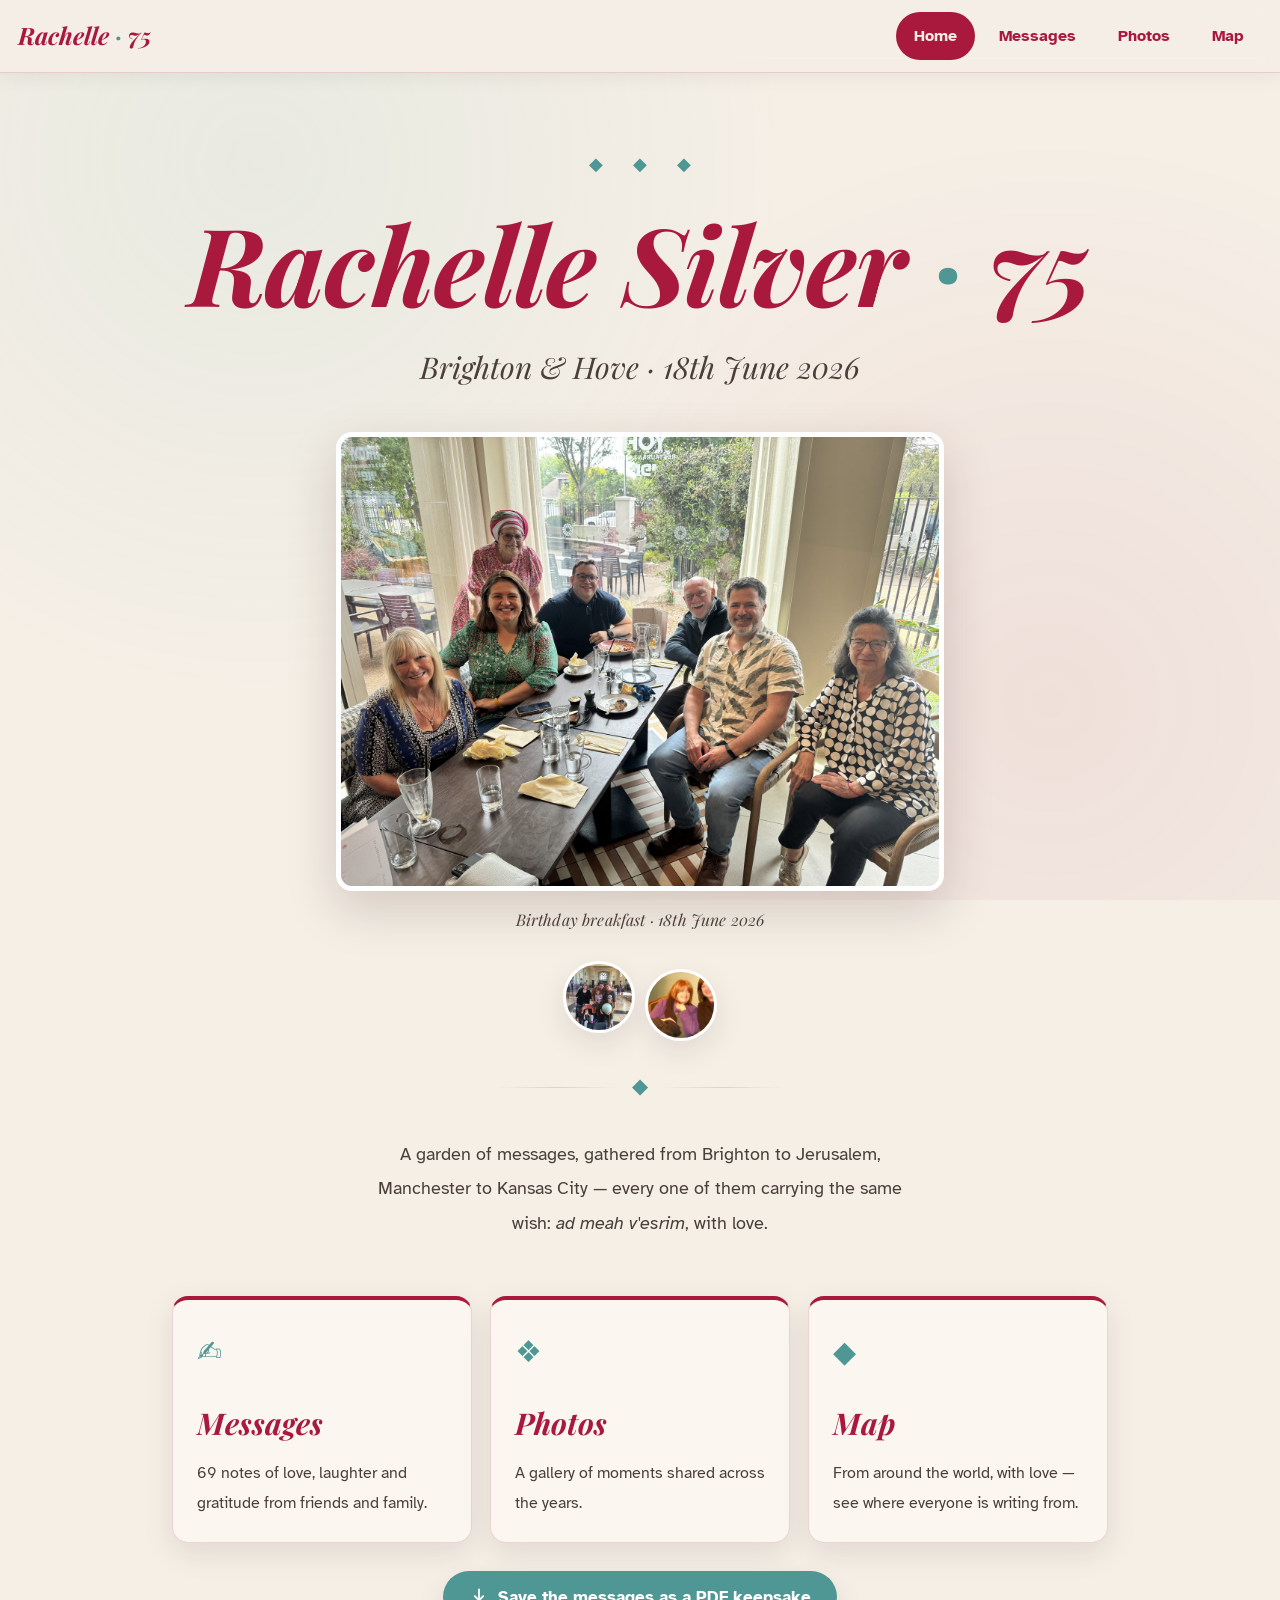
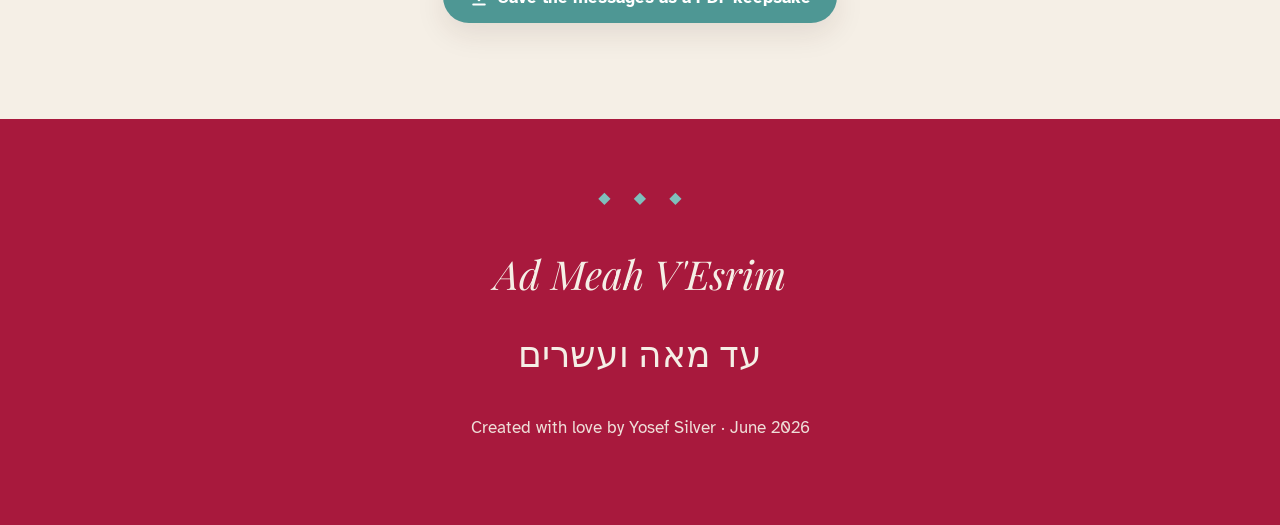
<file: index.html>
<!DOCTYPE html>
<html lang="en">
<head>
<meta charset="UTF-8" />
<meta name="viewport" content="width=device-width, initial-scale=1.0, viewport-fit=cover" />
<title>Rachelle Silver · 75 — With Love From Around the World</title>
<meta name="description" content="A birthday tribute to Rachelle (Corinne) Silver on her 75th — Brighton & Hove, 18th June 2026." />
<link rel="preconnect" href="https://fonts.googleapis.com" />
<link rel="preconnect" href="https://fonts.gstatic.com" crossorigin />
<link href="https://fonts.googleapis.com/css2?family=Playfair+Display:ital,wght@0,400;0,500;0,600;0,700;1,400;1,500;1,600;1,700&family=Atkinson+Hyperlegible:ital,wght@0,400;0,700;1,400;1,700&display=swap" rel="stylesheet" />
<link rel="stylesheet" href="styles.css" />
</head>
<body>

<header class="site-head">
  <a class="brand" href="index.html">Rachelle <span class="b-dot">·</span> 75</a>
  <nav class="site-nav" aria-label="Main">
    <a href="index.html" class="active">Home</a>
    <a href="messages.html">Messages</a>
    <a href="photos.html">Photos</a>
    <a href="map.html">Map</a>
  </nav>
</header>

<header class="hero">
  <p class="diamonds">◆ ◆ ◆</p>
  <h1>Rachelle Silver <span class="dot">·</span> 75</h1>
  <p class="sub">Brighton &amp; Hove · 18th June 2026</p>
  <figure class="hero-feature">
    <img src="assets/bd-breakfast.jpeg" alt="Rachelle with family and friends at her 75th birthday breakfast" loading="eager" />
    <figcaption>Birthday breakfast · 18th June 2026</figcaption>
  </figure>
  <div class="hero-photos" id="heroPhotos" aria-hidden="true"></div>
  <div class="hr-diamonds">◆</div>
  <p class="blessing">A garden of messages, gathered from Brighton to Jerusalem, Manchester to Kansas City — every one of them carrying the same wish: <em>ad meah v'esrim</em>, with love.</p>
</header>

<nav class="home-cards" aria-label="Explore">
  <a class="home-card" href="messages.html">
    <span class="hc-mark">✍</span>
    <h3>Messages</h3>
    <p id="msgCount">Notes of love, laughter and gratitude from friends and family.</p>
  </a>
  <a class="home-card" href="photos.html">
    <span class="hc-mark">❖</span>
    <h3>Photos</h3>
    <p>A gallery of moments shared across the years.</p>
  </a>
  <a class="home-card" href="map.html">
    <span class="hc-mark">◆</span>
    <h3>Map</h3>
    <p>From around the world, with love — see where everyone is writing from.</p>
  </a>
</nav>

<div class="pdf-wrap">
  <button class="pdf-btn" id="pdfBtn" type="button" aria-label="Save this tribute as a PDF keepsake">
    <svg viewBox="0 0 24 24" fill="none" stroke="currentColor" stroke-width="2.2" stroke-linecap="round" stroke-linejoin="round" aria-hidden="true"><path d="M12 3v12"></path><path d="m7 11 5 5 5-5"></path><path d="M5 21h14"></path></svg>
    Save the messages as a PDF keepsake
  </button>
</div>

<footer>
  <p class="fdiamonds">◆ ◆ ◆</p>
  <p class="heb">Ad Meah V'Esrim<span class="rtl" dir="rtl" lang="he">עד מאה ועשרים</span></p>
  <p class="made">Created with love by Yosef Silver · June 2026</p>
</footer>

<script src="data.js"></script>
<script>
// hero photo band — a curated, evenly-spread selection of the senders' photos
(function(){
  const host=document.getElementById('heroPhotos');
  if(host && ALL_PHOTOS.length){
    const MAX=Math.min(ALL_PHOTOS.length, 18);
    const stepN=Math.max(1, Math.floor(ALL_PHOTOS.length/MAX));
    const picks=[];
    for(let i=0;i<ALL_PHOTOS.length && picks.length<MAX;i+=stepN) picks.push(ALL_PHOTOS[i]);
    picks.forEach(p=>{
      const img=new Image();
      img.className='hp';img.loading='lazy';img.src=p.src;img.alt='';
      img.onerror=()=>img.remove();
      host.appendChild(img);
    });
  }
  document.getElementById('msgCount').textContent =
    MESSAGES.length + ' notes of love, laughter and gratitude from friends and family.';
  // PDF button → open the messages page's print view
  document.getElementById('pdfBtn').addEventListener('click',()=>{
    window.location.href='messages.html?print=1';
  });
})();
</script>
</body>
</html>
</file>
<file: styles.css>
/* ============================================================
   Rachelle Silver · 75 — shared stylesheet (mini site)
   ============================================================ */
@import url('https://fonts.googleapis.com/css2?family=Playfair+Display:ital,wght@0,400;0,500;0,600;0,700;1,400;1,500;1,600;1,700&family=Atkinson+Hyperlegible:ital,wght@0,400;0,700;1,400;1,700&display=swap');

:root{
  --cream:#F5EFE6;
  --cream-deep:#EFE6D8;
  --card:#FBF7F0;
  --crimson:#A8193D;
  --crimson-deep:#85102F;
  --teal:#7FBFBC;
  --teal-deep:#4E9794;
  --ink:#241C18;
  --ink-soft:#4A3F39;
  --line:rgba(168,25,61,.16);
  --shadow:0 10px 30px rgba(60,30,20,.10);
  --shadow-lg:0 18px 50px rgba(60,30,20,.18);
  --body-font:'Atkinson Hyperlegible','Lexend',system-ui,sans-serif; /* @kind font */
  --display:'Playfair Display',Georgia,serif; /* @kind font */
  --maxw:1080px;
}

*{box-sizing:border-box;}
html{scroll-behavior:smooth;scroll-padding-top:130px;-webkit-text-size-adjust:100%;}
body{
  margin:0;
  background:var(--cream);
  color:var(--ink);
  font-family:var(--body-font);
  font-size:21px;
  line-height:1.9;
  overflow-x:hidden;
  -webkit-font-smoothing:antialiased;
}
img{max-width:100%;display:block;}
a{color:inherit;}

body::before{
  content:"";position:fixed;inset:0;z-index:-1;pointer-events:none;
  background:
    radial-gradient(circle at 20% 18%, rgba(127,191,188,.10), transparent 42%),
    radial-gradient(circle at 82% 78%, rgba(168,25,61,.07), transparent 45%);
}

.wrap{max-width:var(--maxw);margin:0 auto;padding:0 22px;}

/* ============ SITE HEADER / NAV (every page) ============ */
.site-head{
  position:sticky;top:0;z-index:40;
  display:flex;align-items:center;justify-content:space-between;gap:14px;
  padding:12px 18px;
  background:rgba(245,239,230,.94);
  backdrop-filter:blur(10px);
  -webkit-backdrop-filter:blur(10px);
  border-bottom:1px solid var(--line);
  box-shadow:0 4px 18px rgba(60,30,20,.06);
}
.site-head .brand{
  font-family:var(--display);font-style:italic;font-weight:700;
  color:var(--crimson);font-size:24px;text-decoration:none;white-space:nowrap;
}
.site-head .brand .b-dot{color:var(--teal-deep);font-style:normal;}
.site-nav{display:flex;gap:6px;overflow-x:auto;scrollbar-width:none;}
.site-nav::-webkit-scrollbar{display:none;}
.site-nav a{
  flex:0 0 auto;min-height:48px;display:inline-flex;align-items:center;
  padding:0 18px;border-radius:999px;text-decoration:none;
  font-size:16px;font-weight:700;color:var(--crimson);
  transition:background .18s ease,color .18s ease;
}
.site-nav a:hover{background:rgba(168,25,61,.10);}
.site-nav a.active{background:var(--crimson);color:var(--cream);}

/* ============ HERO ============ */
.hero{text-align:center;padding:74px 22px 48px;position:relative;}
.diamonds{color:var(--teal-deep);letter-spacing:.7em;font-size:18px;margin:0 0 26px;padding-left:.7em;}
.hero h1{
  font-family:var(--display);font-style:italic;font-weight:700;color:var(--crimson);
  font-size:clamp(54px,13vw,108px);line-height:1.02;margin:0;letter-spacing:-.01em;text-wrap:balance;
}
.hero h1 .dot{color:var(--teal-deep);font-style:normal;}
.hero .sub{font-family:var(--display);font-style:italic;font-size:clamp(20px,4.6vw,30px);color:var(--ink-soft);margin:22px 0 0;}
.hero .blessing{margin:30px auto 0;max-width:560px;font-size:18px;color:var(--ink-soft);}
.hero-feature{margin:36px auto 0;max-width:620px;padding:0 6px;}
.hero-feature img{
  width:100%;height:auto;display:block;border-radius:16px;
  border:5px solid #fff;box-shadow:var(--shadow-lg);background:var(--cream-deep);
}
.hero-feature figcaption{
  font-family:var(--display);font-style:italic;font-size:16px;color:var(--ink-soft);
  margin-top:14px;letter-spacing:.01em;
}
.hero-photos{display:flex;justify-content:center;flex-wrap:wrap;gap:10px;margin:26px auto 4px;max-width:720px;}
.hero-photos .hp{
  width:72px;height:72px;border-radius:50%;object-fit:cover;object-position:center 28%;
  border:3px solid #fff;box-shadow:var(--shadow);background:var(--cream-deep);
}
.hero-photos .hp:nth-child(even){transform:translateY(8px);}
.hr-diamonds{display:flex;align-items:center;justify-content:center;gap:14px;color:var(--teal-deep);margin:34px 0 4px;}
.hr-diamonds::before,.hr-diamonds::after{content:"";height:1px;width:min(120px,22vw);background:linear-gradient(to right,transparent,var(--line),transparent);}

/* ============ HOME NAV CARDS ============ */
.home-cards{
  max-width:980px;margin:8px auto 0;padding:0 22px 20px;
  display:grid;grid-template-columns:repeat(3,1fr);gap:18px;
}
.home-card{
  display:flex;flex-direction:column;justify-content:flex-end;
  min-height:200px;padding:24px;border-radius:16px;text-decoration:none;
  background:var(--card);border:1px solid var(--line);border-top:4px solid var(--crimson);
  box-shadow:var(--shadow);transition:transform .15s ease,box-shadow .15s ease;
}
.home-card:hover{transform:translateY(-4px);box-shadow:var(--shadow-lg);}
.home-card .hc-mark{font-size:30px;color:var(--teal-deep);letter-spacing:.3em;margin:0 0 auto;}
.home-card h3{font-family:var(--display);font-style:italic;font-weight:700;color:var(--crimson);font-size:30px;margin:14px 0 6px;}
.home-card p{margin:0;font-size:16px;color:var(--ink-soft);}
.pdf-btn{
  display:inline-flex;align-items:center;gap:9px;min-height:52px;margin:0 auto;padding:0 26px;
  background:var(--teal-deep);color:#fff;border:none;cursor:pointer;border-radius:999px;
  font-family:var(--body-font);font-size:17px;font-weight:700;box-shadow:var(--shadow);
  transition:background .18s ease,transform .12s ease;text-decoration:none;
}
.pdf-btn:hover{background:#356b68;}
.pdf-btn:active{transform:scale(.97);}
.pdf-btn svg{width:20px;height:20px;}
.pdf-wrap{text-align:center;padding:8px 22px 56px;}

/* ============ SECTION HEADERS ============ */
section.block{padding:48px 0 56px;}
.section-head{text-align:center;margin:0 0 40px;}
.section-head h2{font-family:var(--display);font-style:italic;font-weight:700;color:var(--crimson);font-size:clamp(34px,7vw,52px);margin:0;text-wrap:balance;}
.section-head .eyebrow{color:var(--teal-deep);letter-spacing:.32em;font-size:13px;text-transform:uppercase;margin:0 0 12px;font-weight:700;}
.section-head p{max-width:640px;margin:14px auto 0;color:var(--ink-soft);font-size:18px;}

/* ============ A–Z + NUMBER INDEX (messages page) ============ */
.index-bar{
  position:sticky;top:72px;z-index:30;
  background:rgba(245,239,230,.94);backdrop-filter:blur(10px);-webkit-backdrop-filter:blur(10px);
  border-bottom:1px solid var(--line);
}
.index-bar .row{display:flex;align-items:center;gap:2px;overflow-x:auto;padding:8px 18px;scrollbar-width:none;}
.index-bar .row::-webkit-scrollbar{display:none;}
.index-bar .row.numrow{padding-top:0;border-top:1px dashed var(--line);gap:6px;}
.azletter{
  flex:0 0 auto;min-width:34px;height:44px;padding:0 2px;border:none;background:transparent;cursor:pointer;
  color:var(--crimson);font-family:var(--display);font-style:italic;font-weight:700;font-size:22px;
  line-height:44px;border-radius:8px;transition:color .15s ease,background .15s ease;
}
.azletter:hover{background:rgba(127,191,188,.22);}
.azletter.cur{color:var(--teal-deep);text-decoration:underline;text-underline-offset:5px;}
.numbtn{
  flex:0 0 auto;min-width:40px;height:40px;padding:0 4px;border:1px solid var(--line);background:var(--card);cursor:pointer;
  color:var(--crimson);font-family:var(--body-font);font-size:15px;font-weight:700;border-radius:9px;
  transition:background .15s ease,color .15s ease,border-color .15s ease;
}
.numbtn:hover{background:var(--crimson);color:var(--cream);border-color:var(--crimson);}
.numbtn.cur{background:var(--teal);color:#173f3d;border-color:var(--teal);}

/* ============ GALLERY ============ */
.gallery{columns:4 220px;column-gap:16px;}
.gallery .photo-container{
  break-inside:avoid;margin:0 0 16px;position:relative;border-radius:10px;overflow:hidden;
  background:var(--cream-deep);box-shadow:var(--shadow);cursor:zoom-in;border:4px solid #fff;
}
.gallery .ar{aspect-ratio:1/1;width:100%;}
.gallery img{width:100%;height:100%;object-fit:cover;object-position:center 30%;transition:transform .4s ease;}
.gallery .photo-container:hover img{transform:scale(1.05);}
.gallery .cap{
  position:absolute;left:0;right:0;bottom:0;padding:22px 12px 10px;font-size:14px;font-weight:700;color:#fff;
  background:linear-gradient(to top,rgba(20,8,12,.78),transparent);opacity:0;transition:opacity .2s ease;
}
.gallery .photo-container:hover .cap,.gallery .photo-container:focus-within .cap{opacity:1;}

/* ============ MAP ============ */
.map-card{background:var(--card);border:1px solid var(--line);border-radius:16px;box-shadow:var(--shadow);padding:14px;overflow:hidden;}
#worldmap{width:100%;height:auto;display:block;}
#worldmap .country{fill:var(--cream-deep);stroke:#d9cdb8;stroke-width:.4;}
#worldmap .pin{fill:var(--crimson);stroke:#fff;stroke-width:1.5;cursor:pointer;transition:r .15s ease;}
#worldmap .pin:hover{fill:var(--crimson-deep);}
#worldmap .pin-ring{fill:none;stroke:var(--crimson);stroke-width:1.2;opacity:.5;}
.map-tip{
  position:fixed;z-index:90;pointer-events:none;background:var(--ink);color:var(--cream);
  padding:10px 14px;border-radius:10px;font-size:14px;line-height:1.5;max-width:260px;
  box-shadow:var(--shadow-lg);opacity:0;transition:opacity .12s ease;transform:translate(-50%,-100%);
}
.map-tip b{color:var(--teal);}
.map-legend{display:flex;flex-wrap:wrap;gap:10px 18px;justify-content:center;margin:18px 0 0;font-size:15px;color:var(--ink-soft);}
.map-legend span{display:inline-flex;align-items:center;gap:8px;}
.map-legend i{width:12px;height:12px;border-radius:50%;background:var(--crimson);border:2px solid #fff;box-shadow:0 0 0 1px var(--line);}

/* ============ MESSAGES ============ */
.messages{max-width:680px;margin:0 auto;display:flex;flex-direction:column;gap:26px;}
/* ============ MESSAGE FILTER / ORDER CONTROLS ============ */
.msg-controls{display:flex;flex-wrap:wrap;align-items:center;justify-content:space-between;gap:14px;max-width:760px;margin:0 auto 34px;}
.msg-controls .chips{display:flex;gap:8px;flex-wrap:wrap;}
.chip{font-family:var(--body-font);font-size:14px;font-weight:700;color:var(--ink-soft);background:var(--card);
  border:1px solid var(--line);border-radius:999px;padding:8px 16px;cursor:pointer;display:inline-flex;align-items:center;gap:7px;transition:background .15s,color .15s,border-color .15s;}
.chip:hover{border-color:var(--teal-deep);}
.chip.cur{background:var(--crimson);color:var(--cream);border-color:var(--crimson);}
.chip-new{color:var(--teal-deep);}
.chip-new.cur{background:var(--teal-deep);color:var(--cream);border-color:var(--teal-deep);}
.chip .chip-n{font-size:12px;opacity:.82;font-style:italic;}
.sortwrap{font-size:12px;font-weight:700;color:var(--ink-soft);text-transform:uppercase;letter-spacing:.1em;display:inline-flex;align-items:center;gap:9px;}
.sortwrap select{font-family:var(--body-font);font-size:14px;font-weight:700;color:var(--ink);background:var(--card);
  border:1px solid var(--line);border-radius:9px;padding:7px 11px;cursor:pointer;text-transform:none;letter-spacing:0;}
.new-flag{position:absolute;top:-13px;right:18px;background:var(--teal-deep);color:var(--cream);font-size:12px;font-weight:700;
  letter-spacing:.03em;padding:5px 12px;border-radius:999px;box-shadow:var(--shadow);border:2px solid var(--card);}

.msg{
  break-inside:avoid;position:relative;background:var(--card);border-radius:14px;border-top:4px solid var(--crimson);
  box-shadow:var(--shadow);padding:26px 26px 28px;margin:0 0 26px;scroll-margin-top:150px;
}
.msg-num{
  position:absolute;top:-16px;left:22px;width:38px;height:38px;border-radius:50%;
  background:var(--crimson);color:var(--cream);display:flex;align-items:center;justify-content:center;
  font-family:var(--display);font-style:italic;font-weight:700;font-size:17px;box-shadow:var(--shadow);border:2px solid var(--card);
}
.msg-name{font-family:var(--display);font-style:italic;font-weight:700;color:var(--crimson);font-size:34px;line-height:1.15;margin:0;}
.msg-loc{display:inline-flex;align-items:center;gap:6px;color:var(--teal-deep);font-size:14px;font-weight:700;margin:8px 0 0;letter-spacing:.02em;}
.msg-photo{margin:0 0 4px;border-radius:10px;overflow:hidden;box-shadow:var(--shadow);cursor:zoom-in;border:4px solid #fff;}
.msg-photo .ar{aspect-ratio:4/3;width:100%;}
.msg-photo img{width:100%;height:100%;object-fit:cover;object-position:center 28%;}
.msg-text{margin:16px 0 0;font-size:21px;line-height:1.85;color:var(--ink);}
.msg-photo + .msg-text{margin-top:18px;}
.msg-text p{margin:0 0 1.1em;}
.msg-text p:last-child{margin-bottom:0;}
.msg.poem .msg-text{font-style:italic;line-height:1.7;color:var(--ink-soft);white-space:pre-line;}
.msg-sig{margin:22px 0 0;padding:18px 0 0;border-top:1px solid var(--line);text-align:right;}
.msg-sig .sig-dash{display:block;color:var(--teal);font-size:15px;margin:0 0 4px;}
.msg-sig .msg-name{font-size:28px;margin:0;}
.msg-sig .msg-loc{justify-content:flex-end;margin:6px 0 0;}
.thumb-row{display:flex;flex-wrap:wrap;gap:10px;margin:16px 0 0;}
.thumb-row .photo-container{width:74px;height:74px;border-radius:8px;overflow:hidden;cursor:zoom-in;box-shadow:var(--shadow);border:3px solid #fff;}
.thumb-row img{width:100%;height:100%;object-fit:cover;object-position:center 28%;}
.msg.flash{animation:flashcard 1.9s ease;}
@keyframes flashcard{0%,100%{box-shadow:var(--shadow);}24%{box-shadow:0 0 0 4px var(--teal),var(--shadow-lg);}}

/* ============ FOOTER ============ */
footer{text-align:center;padding:64px 22px 80px;background:var(--crimson);color:var(--cream);margin-top:40px;}
footer .heb{font-family:var(--display);font-style:italic;font-size:clamp(26px,6vw,40px);margin:0;}
footer .heb .rtl{display:block;font-style:normal;margin-top:6px;font-size:.9em;}
footer .made{margin:26px 0 0;font-size:17px;opacity:.92;}
footer .fdiamonds{color:var(--teal);letter-spacing:.6em;font-size:16px;margin:0 0 22px;padding-left:.6em;}

/* ============ LIGHTBOX ============ */
.lightbox{position:fixed;inset:0;z-index:100;background:rgba(20,8,12,.92);display:none;align-items:center;justify-content:center;padding:24px;}
.lightbox.open{display:flex;}
.lightbox img{max-width:94vw;max-height:84vh;object-fit:contain;border-radius:8px;box-shadow:var(--shadow-lg);}
.lightbox .lb-cap{position:absolute;bottom:24px;left:0;right:0;text-align:center;color:var(--cream);font-size:16px;font-weight:700;}
.lb-btn{
  position:absolute;background:rgba(245,239,230,.14);color:var(--cream);border:1px solid rgba(245,239,230,.3);
  width:56px;height:56px;border-radius:50%;font-size:26px;cursor:pointer;display:flex;align-items:center;justify-content:center;transition:background .15s ease;
}
.lb-btn:hover{background:rgba(245,239,230,.28);}
.lb-close{top:20px;right:20px;}
.lb-prev{left:14px;top:50%;transform:translateY(-50%);}
.lb-next{right:14px;top:50%;transform:translateY(-50%);}

@media (max-width:760px){
  .home-cards{grid-template-columns:1fr;}
}
@media (max-width:640px){
  body{font-size:20px;}
  .hero{padding:54px 20px 36px;}
  section.block{padding:42px 0;}
  .gallery{columns:1;column-gap:0;}
  .gallery .photo-container{margin-bottom:14px;}
  .msg{padding:22px 20px 24px;}
  .site-head .brand{font-size:20px;}
  .index-bar{top:66px;}
  .lb-prev{left:8px;}
  .lb-next{right:8px;}
}
@media (prefers-reduced-motion:reduce){
  html{scroll-behavior:auto;}
  *{transition:none!important;}
}

.print-gallery{display:none;}

/* ============ PRINT / PDF ============ */
@media print{
  @page{size:A4;margin:16mm 14mm;}
  html,body{background:#fff!important;}
  .site-head,.index-bar,.lightbox,.pdf-btn,.pdf-wrap,.home-cards,.msg-num,.msg-controls,.new-flag{display:none!important;}
  .hero{padding:0 0 18px!important;}
  .hero h1{font-size:40pt!important;}
  .messages{display:block!important;}
  .msg{break-inside:avoid;page-break-inside:avoid;box-shadow:none!important;border:1px solid #e4d9c8!important;border-top:3px solid var(--crimson)!important;margin:0 0 14px!important;padding:16px 18px!important;}
  .msg-text{font-size:12pt!important;line-height:1.55!important;}
  .msg-photo{box-shadow:none!important;border:1px solid #ddd!important;}
  .msg-photo .ar{aspect-ratio:auto!important;height:auto!important;}
  .msg-photo img{height:auto!important;max-height:70mm;}
  /* print-only photo gallery after the messages */
  .print-gallery{display:block!important;break-before:page;}
  .print-gallery .gallery{columns:3 60mm!important;column-gap:6px!important;}
  .print-gallery .photo-container{break-inside:avoid;margin-bottom:6px!important;border:1px solid #ddd!important;box-shadow:none!important;}
  .print-gallery .ar{aspect-ratio:1/1!important;}
  .print-gallery .cap{position:static!important;opacity:1!important;background:none!important;color:var(--ink-soft)!important;padding:4px 2px 0!important;font-weight:700;}
  a{color:inherit!important;text-decoration:none!important;}
}
</file>
